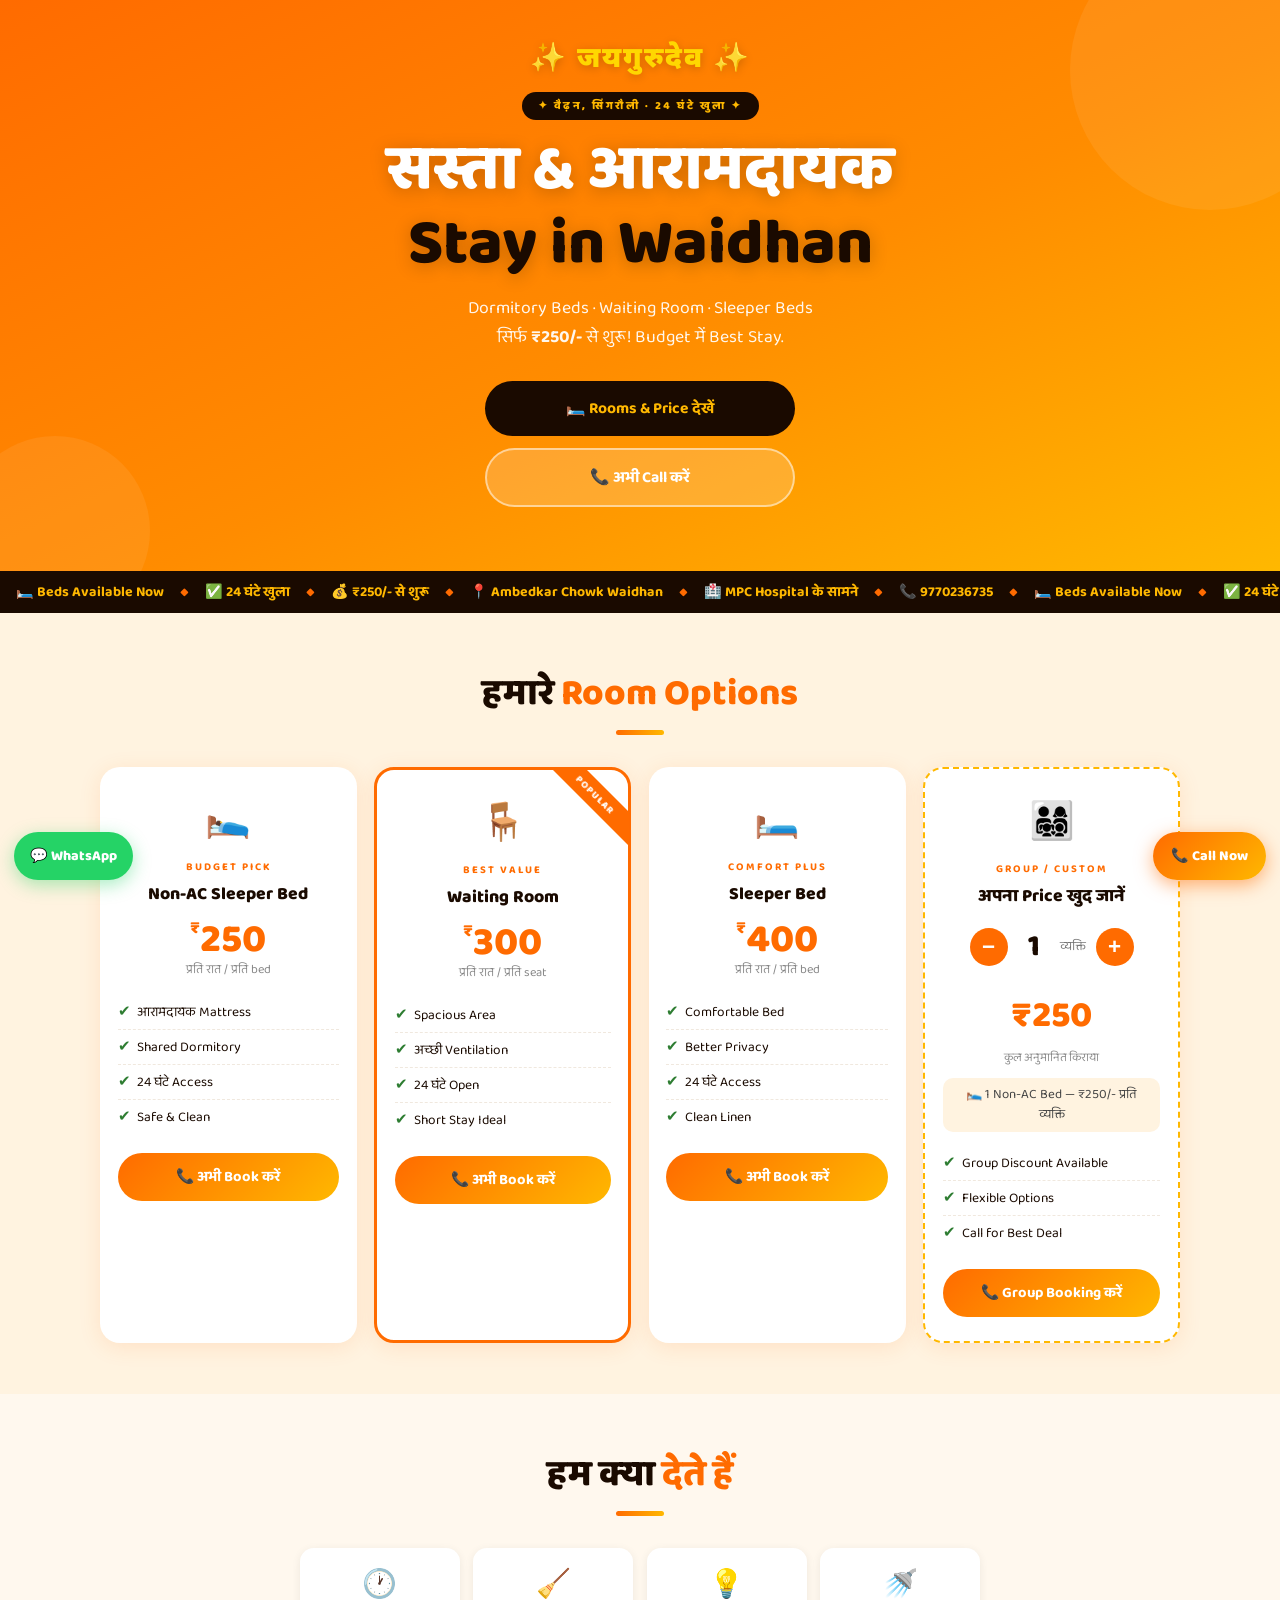
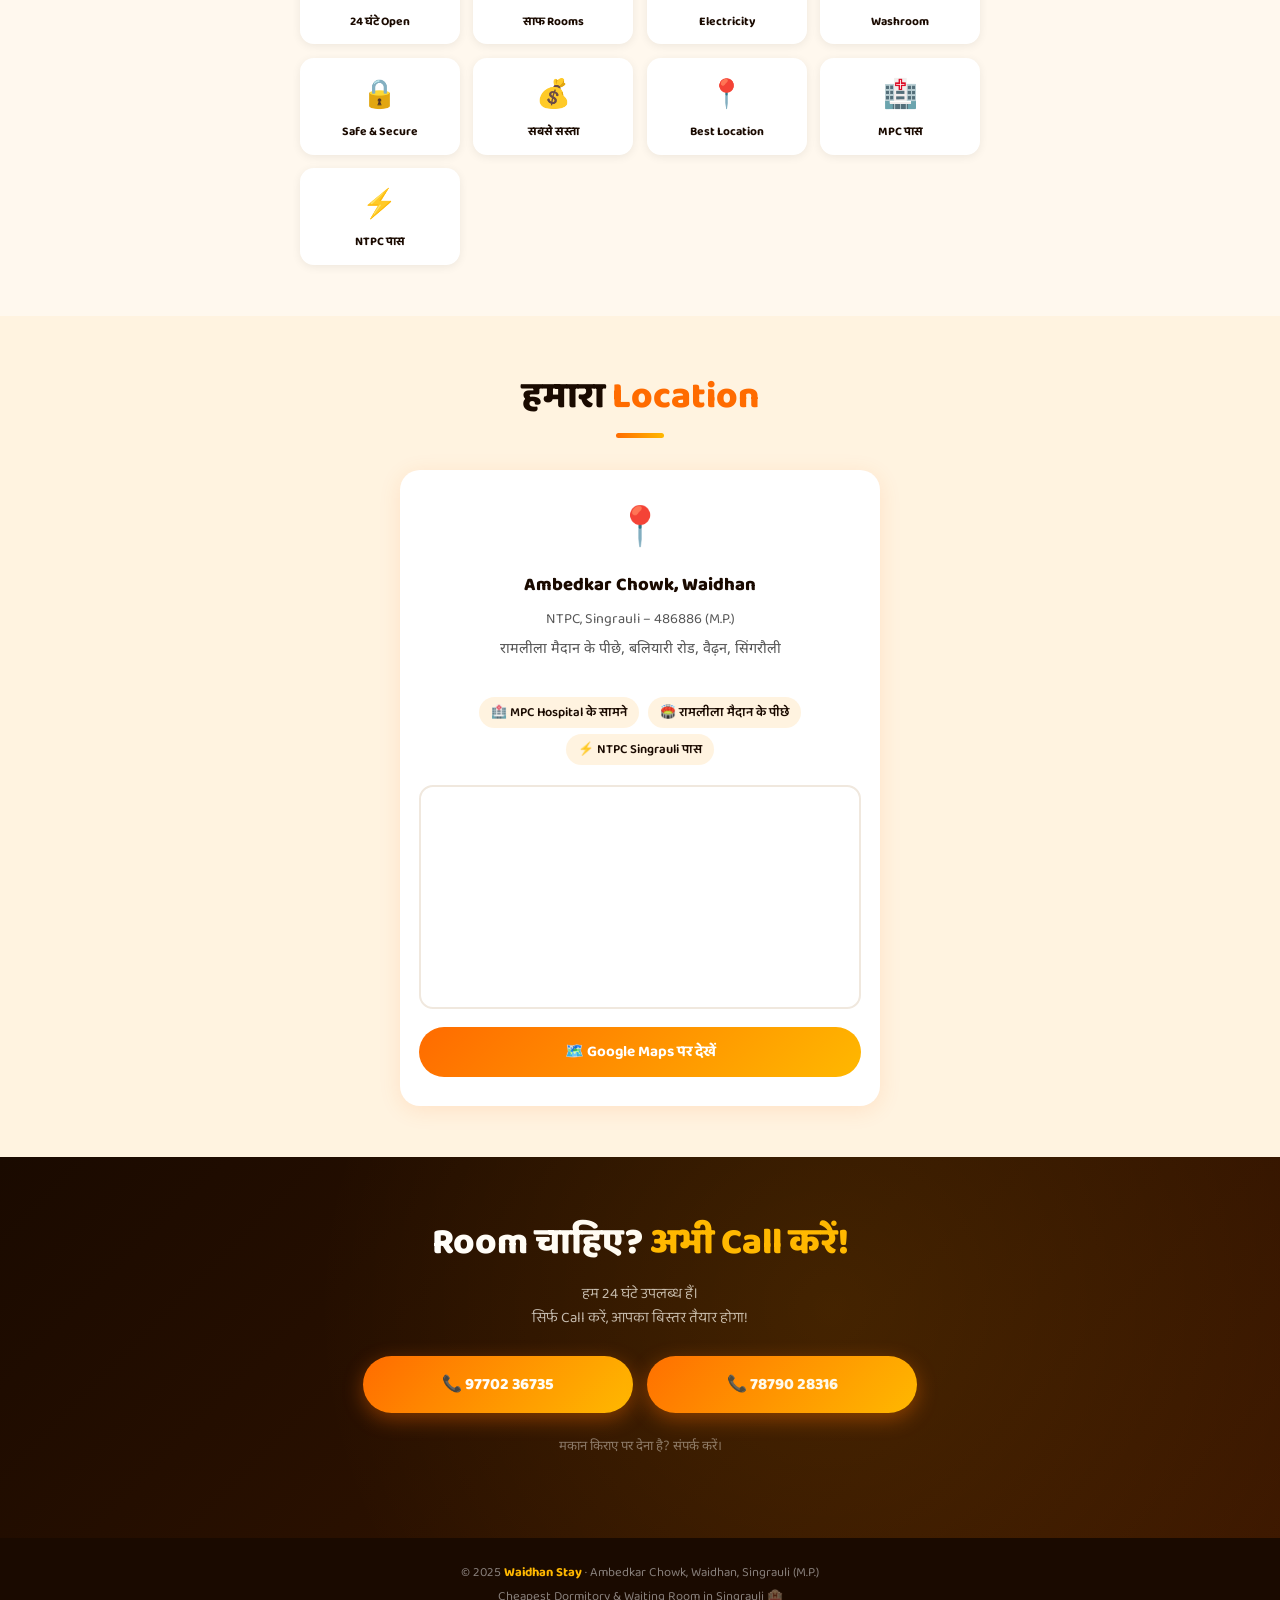
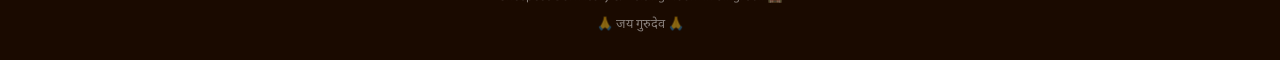
<file: index.html>
<!DOCTYPE html>
<html lang="hi">
<head>
<meta charset="UTF-8">
<meta name="viewport" content="width=device-width, initial-scale=1.0, maximum-scale=1.0">
<title>Waidhan Stay | Budget Dormitory &amp; Rooms | Singrauli</title>
<link href="https://fonts.googleapis.com/css2?family=Baloo+2:wght@400;600;800&family=Noto+Sans+Devanagari:wght@400;700;900&display=swap" rel="stylesheet">
<link rel="stylesheet" href="style.css">
</head>
<body>

<!-- FLOATING BUTTONS -->
<a class="float-call" href="tel:9770236735">📞 Call Now</a>
<a class="float-wa" href="https://wa.me/919770236735" target="_blank">💬 WhatsApp</a>

<!-- HERO -->
<header class="hero">
  <div class="blob b1"></div><div class="blob b2"></div>
  <div class="jaigurudev-text">✨ जयगुरुदेव ✨</div><br>
  <div class="badge">✦ वैढ़न, सिंगरौली · 24 घंटे खुला ✦</div>
  <h1>सस्ता &amp; आरामदायक<br><span>Stay in Waidhan</span></h1>
  <p class="hero-sub">
    Dormitory Beds · Waiting Room · Sleeper Beds<br>
    सिर्फ <strong>₹250/-</strong> से शुरू! Budget में Best Stay.
  </p>
  <div class="hero-btns">
    <a href="#pricing" class="btn btn-primary">🛏️ Rooms &amp; Price देखें</a>
    <a href="tel:9770236735" class="btn btn-secondary">📞 अभी Call करें</a>
  </div>
</header>

<!-- TICKER -->
<div class="ticker-wrap" aria-hidden="true">
  <div class="ticker-inner">
    <span>🛏️ Beds Available Now</span><span class="dot">◆</span>
    <span>✅ 24 घंटे खुला</span><span class="dot">◆</span>
    <span>💰 ₹250/- से शुरू</span><span class="dot">◆</span>
    <span>📍 Ambedkar Chowk Waidhan</span><span class="dot">◆</span>
    <span>🏥 MPC Hospital के सामने</span><span class="dot">◆</span>
    <span>📞 9770236735</span><span class="dot">◆</span>
    <span>🛏️ Beds Available Now</span><span class="dot">◆</span>
    <span>✅ 24 घंटे खुला</span><span class="dot">◆</span>
    <span>💰 ₹250/- से शुरू</span><span class="dot">◆</span>
    <span>📍 Ambedkar Chowk Waidhan</span><span class="dot">◆</span>
    <span>🏥 MPC Hospital के सामने</span><span class="dot">◆</span>
    <span>📞 9770236735</span><span class="dot">◆</span>
  </div>
</div>

<!-- PRICING -->
<section class="pricing" id="pricing">
  <h2 class="section-title">हमारे <span>Room Options</span></h2>
  <div class="underline"></div>
  <div class="cards-grid">

    <!-- CARD 1 -->
    <div class="card" data-delay="0">
      <div class="card-icon">🛌</div>
      <div class="card-type">Budget Pick</div>
      <h3>Non-AC Sleeper Bed</h3>
      <div class="price"><sup>₹</sup>250</div>
      <div class="price-label">प्रति रात / प्रति bed</div>
      <ul class="features">
        <li><span class="check">✔</span> आरामदायक Mattress</li>
        <li><span class="check">✔</span> Shared Dormitory</li>
        <li><span class="check">✔</span> 24 घंटे Access</li>
        <li><span class="check">✔</span> Safe &amp; Clean</li>
      </ul>
      <a href="tel:9770236735" class="card-btn">📞 अभी Book करें</a>
    </div>

    <!-- CARD 2 FEATURED -->
    <div class="card featured" data-delay="120">
      <div class="popular-tag">POPULAR</div>
      <div class="card-icon">🪑</div>
      <div class="card-type">Best Value</div>
      <h3>Waiting Room</h3>
      <div class="price"><sup>₹</sup>300</div>
      <div class="price-label">प्रति रात / प्रति seat</div>
      <ul class="features">
        <li><span class="check">✔</span> Spacious Area</li>
        <li><span class="check">✔</span> अच्छी Ventilation</li>
        <li><span class="check">✔</span> 24 घंटे Open</li>
        <li><span class="check">✔</span> Short Stay Ideal</li>
      </ul>
      <a href="tel:9770236735" class="card-btn">📞 अभी Book करें</a>
    </div>

    <!-- CARD 3 -->
    <div class="card" data-delay="240">
      <div class="card-icon">🛏️</div>
      <div class="card-type">Comfort Plus</div>
      <h3>Sleeper Bed</h3>
      <div class="price"><sup>₹</sup>400</div>
      <div class="price-label">प्रति रात / प्रति bed</div>
      <ul class="features">
        <li><span class="check">✔</span> Comfortable Bed</li>
        <li><span class="check">✔</span> Better Privacy</li>
        <li><span class="check">✔</span> 24 घंटे Access</li>
        <li><span class="check">✔</span> Clean Linen</li>
      </ul>
      <a href="tel:9770236735" class="card-btn">📞 अभी Book करें</a>
    </div>

    <!-- CARD 4 CUSTOM / GROUP -->
    <div class="card custom-card" data-delay="360">
      <div class="card-icon">👨‍👩‍👧‍👦</div>
      <div class="card-type">Group / Custom</div>
      <h3>अपना Price खुद जानें</h3>
      <div class="person-selector">
        <button class="ps-btn" onclick="changePerson(-1)" aria-label="कम करें">−</button>
        <span class="ps-count" id="personCount">1</span>
        <span class="ps-label">व्यक्ति</span>
        <button class="ps-btn" onclick="changePerson(1)" aria-label="बढ़ाएं">+</button>
      </div>
      <div class="custom-total" id="customPrice">₹250</div>
      <div class="custom-note">कुल अनुमानित किराया</div>
      <div class="room-suggest" id="roomSuggest">🛌 1 Non-AC Bed — सबसे सस्ता!</div>
      <ul class="features">
        <li><span class="check">✔</span> Group Discount Available</li>
        <li><span class="check">✔</span> Flexible Options</li>
        <li><span class="check">✔</span> Call for Best Deal</li>
      </ul>
      <a href="tel:9770236735" class="card-btn" id="groupCallBtn">📞 Group Booking करें</a>
    </div>

  </div>
</section>

<!-- AMENITIES -->
<section>
  <h2 class="section-title">हम क्या <span>देते हैं</span></h2>
  <div class="underline"></div>
  <div class="amenities-grid">
    <div class="amenity"><div class="icon">🕐</div><p>24 घंटे Open</p></div>
    <div class="amenity"><div class="icon">🧹</div><p>साफ Rooms</p></div>
    <div class="amenity"><div class="icon">💡</div><p>Electricity</p></div>
    <div class="amenity"><div class="icon">🚿</div><p>Washroom</p></div>
    <div class="amenity"><div class="icon">🔒</div><p>Safe &amp; Secure</p></div>
    <div class="amenity"><div class="icon">💰</div><p>सबसे सस्ता</p></div>
    <div class="amenity"><div class="icon">📍</div><p>Best Location</p></div>
    <div class="amenity"><div class="icon">🏥</div><p>MPC पास</p></div>
    <div class="amenity"><div class="icon">⚡</div><p>NTPC पास</p></div>
  </div>
</section>

<!-- LOCATION -->
<section class="location-section" id="location">
  <h2 class="section-title">हमारा <span>Location</span></h2>
  <div class="underline"></div>
  <div class="location-box">
    <div class="map-icon">📍</div>
    <h3>Ambedkar Chowk, Waidhan</h3>
    <p>NTPC, Singrauli – 486886 (M.P.)</p>
    <p class="hindi">रामलीला मैदान के पीछे, बलियारी रोड, वैढ़न, सिंगरौली</p>
    <br>
    <div>
      <span class="landmark">🏥 MPC Hospital के सामने</span>
      <span class="landmark">🏟️ रामलीला मैदान के पीछे</span>
      <span class="landmark">⚡ NTPC Singrauli पास</span>
    </div>
    <div class="map-embed">
      <iframe
        src="https://maps.google.com/maps?q=Waidhan+Singrauli+Madhya+Pradesh&output=embed&z=15"
        allowfullscreen=""
        loading="lazy"
        referrerpolicy="no-referrer-when-downgrade"
        title="Waidhan Stay Location">
      </iframe>
    </div>
    <a class="map-open-btn" href="https://maps.app.goo.gl/kdCnSkUQEZt3xfpVA" target="_blank" rel="noopener">
      🗺️ Google Maps पर देखें
    </a>
  </div>
</section>

<!-- CALL CTA -->
<section class="cta-section" id="contact">
  <h2>Room चाहिए? <span>अभी Call करें!</span></h2>
  <p>हम 24 घंटे उपलब्ध हैं।<br>सिर्फ Call करें, आपका बिस्तर तैयार होगा!</p>
  <div class="phone-btns">
    <a href="tel:9770236735" class="phone-btn">📞 97702 36735</a>
    <a href="tel:7879028316" class="phone-btn">📞 78790 28316</a>
  </div>
  <p style="color:rgba(255,255,255,.42);margin-top:1.4rem;font-size:.82rem;font-family:'Noto Sans Devanagari',sans-serif;">
    मकान किराए पर देना है? संपर्क करें।
  </p>
</section>

<!-- FOOTER -->
<footer>
  <p>© 2025 <strong>Waidhan Stay</strong> · Ambedkar Chowk, Waidhan, Singrauli (M.P.)</p>
  <p>Cheapest Dormitory &amp; Waiting Room in Singrauli 🏨</p>
  <p style="font-family:'Noto Sans Devanagari',sans-serif;margin-top:4px;">🙏 जय गुरुदेव 🙏</p>
</footer>

<script src="script.js"></script>
</body>
</html>
</file>
<file: style.css>
:root {
  --saffron:#FF6B00; --gold:#FFB800; --deep:#1A0A00;
  --cream:#FFF8EE; --green:#2E7D32; --light-orange:#FFF3E0;
}
*,*::before,*::after{margin:0;padding:0;box-sizing:border-box;}
html{scroll-behavior:smooth;}
body{
  font-family:'Baloo 2',cursive;
  background:var(--cream);color:var(--deep);
  overflow-x:hidden;-webkit-tap-highlight-color:transparent;
}

/* JAI GURUDEV */
.shine{display:inline-block;animation:shine 2.5s ease-in-out infinite;}
@keyframes shine{
  0%,100%{text-shadow:0 0 8px #FFD700,0 0 18px rgba(255,215,0,.5);}
  50%     {text-shadow:0 0 18px #FFD700,0 0 45px rgba(255,215,0,.9),0 0 70px rgba(255,100,0,.5);}
}

/* HERO */
.hero{
  background:linear-gradient(155deg,#FF6B00 0%,#FF8C00 55%,#FFB800 100%);
  padding:2.5rem 1.2rem 4rem;text-align:center;
  position:relative;overflow:hidden;
}
.jaigurudev-text {
  font-family: 'Noto Sans Devanagari', sans-serif;
  font-size: clamp(1.2rem, 5vw, 1.8rem);
  font-weight: 900;
  color: #FFD700;
  letter-spacing: 2px;
  margin-bottom: 0.8rem;
  animation: fadeDown 0.7s ease both, shine 2.5s ease-in-out infinite;
  text-shadow: 0 2px 10px rgba(0,0,0,0.2);
  display: inline-flex;
  align-items: center;
  gap: 8px;
}
.blob{position:absolute;border-radius:50%;background:rgba(255,255,255,.07);animation:pulse 5s ease-in-out infinite;}
.blob.b1{width:280px;height:280px;top:-70px;right:-70px;}
.blob.b2{width:190px;height:190px;bottom:-55px;left:-40px;animation-delay:2.5s;}
@keyframes pulse{0%,100%{transform:scale(1);}50%{transform:scale(1.12);}}

.badge{
  display:inline-block;background:var(--deep);color:var(--gold);
  font-size:.7rem;font-weight:800;letter-spacing:2.5px;text-transform:uppercase;
  padding:5px 16px;border-radius:50px;margin-bottom:.9rem;
  animation:fadeDown .7s ease both;
}
.hero h1{
  font-size:clamp(1.9rem,7.5vw,4rem);font-weight:800;color:#fff;line-height:1.15;
  animation:fadeDown .7s .15s ease both;text-shadow:0 3px 18px rgba(0,0,0,.22);
}
.hero h1 span{color:var(--deep);}
.hero-sub{
  font-size:clamp(.92rem,3vw,1.1rem);color:rgba(255,255,255,.93);
  margin:.8rem 0 1.8rem;line-height:1.65;animation:fadeDown .7s .3s ease both;
}
.hero-btns{display:flex;flex-direction:column;gap:.75rem;align-items:center;animation:fadeDown .7s .45s ease both;}
.btn{
  padding:15px 28px;border-radius:50px;
  font-family:'Baloo 2',cursive;font-size:.98rem;font-weight:700;
  cursor:pointer;border:none;text-decoration:none;
  transition:transform .2s,box-shadow .2s;
  display:inline-flex;align-items:center;gap:8px;
  width:100%;max-width:310px;justify-content:center;
}
.btn:active{transform:scale(.97);}
.btn-primary{background:var(--deep);color:var(--gold);}
.btn-secondary{background:rgba(255,255,255,.18);color:#fff;border:2px solid rgba(255,255,255,.5);}
@keyframes fadeDown{from{opacity:0;transform:translateY(-16px);}to{opacity:1;transform:translateY(0);}}

/* TICKER */
.ticker-wrap{background:var(--deep);overflow:hidden;padding:10px 0;}
.ticker-inner{display:flex;width:max-content;animation:ticker 22s linear infinite;}
.ticker-inner span{color:var(--gold);font-weight:700;font-size:.88rem;padding:0 1rem;white-space:nowrap;}
.ticker-inner .dot{color:var(--saffron);padding:0;}
@keyframes ticker{from{transform:translateX(0);}to{transform:translateX(-50%);}}

/* SECTION */
section{padding:3.2rem 1.2rem;}
.section-title{text-align:center;font-size:clamp(1.4rem,5vw,2.3rem);font-weight:800;margin-bottom:.4rem;color:var(--deep);}
.section-title span{color:var(--saffron);}
.underline{width:48px;height:5px;background:linear-gradient(90deg,var(--saffron),var(--gold));border-radius:10px;margin:0 auto 2rem;}

/* PRICING */
.pricing{background:var(--light-orange);}
.cards-grid{
  display:grid;grid-template-columns:1fr;gap:1.1rem;
  max-width:440px;margin:0 auto;
}
@media(min-width:600px){.cards-grid{grid-template-columns:1fr 1fr;max-width:760px;}}
@media(min-width:950px){.cards-grid{grid-template-columns:repeat(4,1fr);max-width:1080px;}}

.card{
  background:#fff;border-radius:20px;padding:1.5rem 1.1rem;
  box-shadow:0 4px 22px rgba(255,107,0,.12);text-align:center;
  position:relative;overflow:hidden;
  opacity:0;transform:translateY(26px);transition:box-shadow .3s;
}
.card.visible{animation:slideUp .55s ease forwards;}
@keyframes slideUp{to{opacity:1;transform:translateY(0);}}
.card:hover{box-shadow:0 14px 36px rgba(255,107,0,.22);}
.card.featured{border:3px solid var(--saffron);}
.popular-tag{
  position:absolute;top:13px;right:-30px;
  background:var(--saffron);color:#fff;font-size:.62rem;font-weight:800;
  padding:4px 38px;transform:rotate(45deg);letter-spacing:1px;
}
.card-icon{font-size:2.3rem;margin-bottom:.55rem;}
.card-type{font-size:.67rem;font-weight:700;letter-spacing:2px;text-transform:uppercase;color:var(--saffron);margin-bottom:.25rem;}
.card h3{font-size:1.1rem;font-weight:800;margin-bottom:.75rem;}
.price{font-size:2.5rem;font-weight:800;color:var(--saffron);line-height:1;}
.price sup{font-size:1.1rem;vertical-align:top;padding-top:.5rem;}
.price-label{font-size:.78rem;color:#888;margin-bottom:.9rem;}
.features{list-style:none;text-align:left;margin-bottom:1.2rem;}
.features li{padding:5px 0;font-size:.85rem;display:flex;align-items:center;gap:6px;border-bottom:1px dashed #f0e8de;}
.features li:last-child{border-bottom:none;}
.check{color:var(--green);font-size:.95rem;}
.card-btn{
  display:block;padding:12px;border-radius:50px;
  background:linear-gradient(135deg,var(--saffron),var(--gold));
  color:#fff;font-weight:700;text-decoration:none;
  font-family:'Baloo 2',cursive;font-size:.92rem;
  border:none;cursor:pointer;width:100%;
  transition:opacity .2s,transform .15s;
}
.card-btn:active{opacity:.85;transform:scale(.98);}

/* CUSTOM PRICE CARD */
.custom-card{border:2px dashed var(--gold);}
.person-selector{display:flex;align-items:center;justify-content:center;gap:10px;margin-bottom:.9rem;}
.ps-btn{
  width:38px;height:38px;border-radius:50%;border:none;
  background:var(--saffron);color:#fff;font-size:1.4rem;font-weight:700;
  cursor:pointer;display:flex;align-items:center;justify-content:center;
  transition:transform .15s;line-height:1;
}
.ps-btn:active{transform:scale(.9);}
.ps-count{font-size:1.9rem;font-weight:800;min-width:2rem;text-align:center;}
.ps-label{font-size:.8rem;color:#777;}
.custom-total{font-size:2.3rem;font-weight:800;color:var(--saffron);margin:.4rem 0 .2rem;}
.custom-note{font-size:.75rem;color:#888;margin-bottom:.7rem;}
.room-suggest{font-size:.82rem;color:#444;background:var(--light-orange);border-radius:10px;padding:7px 10px;margin-bottom:.9rem;line-height:1.5;}

/* AMENITIES */
.amenities-grid{display:grid;grid-template-columns:repeat(3,1fr);gap:.85rem;max-width:480px;margin:0 auto;}
@media(min-width:600px){.amenities-grid{grid-template-columns:repeat(4,1fr);max-width:680px;}}
.amenity{
  background:#fff;border-radius:14px;padding:.95rem .5rem;
  text-align:center;box-shadow:0 2px 10px rgba(0,0,0,.07);
  opacity:0;transform:translateY(16px);
}
.amenity.visible{animation:slideUp .45s ease forwards;}
.amenity .icon{font-size:1.75rem;margin-bottom:.35rem;}
.amenity p{font-size:.75rem;font-weight:700;line-height:1.3;}

/* LOCATION */
.location-section{background:var(--light-orange);}
.location-box{
  max-width:480px;margin:0 auto;background:#fff;
  border-radius:20px;padding:1.8rem 1.2rem;
  box-shadow:0 4px 22px rgba(255,107,0,.12);text-align:center;
}
.location-box .map-icon{font-size:2.4rem;margin-bottom:.7rem;}
.location-box h3{font-size:1.15rem;font-weight:800;margin-bottom:.4rem;}
.location-box p{color:#555;line-height:1.7;font-size:.9rem;margin-bottom:.4rem;}
.hindi{font-family:'Noto Sans Devanagari',sans-serif;font-size:.88rem;color:#666;}
.landmark{display:inline-flex;align-items:center;gap:5px;background:var(--light-orange);border-radius:50px;padding:5px 12px;margin:3px;font-size:.8rem;font-weight:600;}
.map-embed{width:100%;border-radius:14px;overflow:hidden;margin:1.1rem 0;border:2px solid #f0e8de;}
.map-embed iframe{width:100%;height:220px;border:none;display:block;}
.map-open-btn{
  display:block;width:100%;padding:13px;border-radius:50px;
  background:linear-gradient(135deg,var(--saffron),var(--gold));
  color:#fff;font-weight:700;text-decoration:none;
  font-family:'Baloo 2',cursive;font-size:.95rem;text-align:center;
}
.map-open-btn:active{opacity:.85;}

/* CTA */
.cta-section{
  background:linear-gradient(135deg,var(--deep),#3D1800);
  color:#fff;text-align:center;padding:3.5rem 1.2rem;position:relative;overflow:hidden;
}
.cta-section::before{
  content:'';position:absolute;inset:0;
  background:radial-gradient(circle at 65% 40%,rgba(255,184,0,.1),transparent 60%);
  pointer-events:none;
}
.cta-section h2{font-size:clamp(1.4rem,5vw,2.3rem);font-weight:800;margin-bottom:.7rem;}
.cta-section h2 span{color:var(--gold);}
.cta-section p{color:rgba(255,255,255,.72);font-size:.93rem;margin-bottom:1.6rem;line-height:1.6;}
.phone-btns{display:flex;flex-direction:column;gap:.9rem;align-items:center;}
@media(min-width:480px){.phone-btns{flex-direction:row;justify-content:center;}}
.phone-btn{
  display:inline-flex;align-items:center;gap:10px;
  background:linear-gradient(135deg,var(--saffron),var(--gold));
  color:#fff;padding:15px 26px;border-radius:50px;
  text-decoration:none;font-weight:800;font-size:1.02rem;
  width:100%;max-width:270px;justify-content:center;
  animation:ring 2.5s ease infinite;
  box-shadow:0 6px 20px rgba(255,107,0,.4);
}
.phone-btn:nth-child(2){animation-delay:.6s;}
.phone-btn:active{transform:scale(.97);}
@keyframes ring{
  0%,84%,100%{transform:rotate(0);}
  87%{transform:rotate(-9deg);}
  91%{transform:rotate(9deg);}
  95%{transform:rotate(-4deg);}
}

/* FOOTER */
footer{background:var(--deep);color:rgba(255,255,255,.48);text-align:center;padding:1.4rem 1rem;font-size:.8rem;line-height:1.9;}
footer strong{color:var(--gold);}

/* FLOATING BUTTONS */
.float-call{
  position:fixed;bottom:20px;right:14px;z-index:999;
  background:linear-gradient(135deg,var(--saffron),var(--gold));
  color:#fff;border-radius:50px;padding:13px 18px;
  font-weight:800;font-size:.88rem;text-decoration:none;
  box-shadow:0 5px 18px rgba(255,107,0,.5);
  display:flex;align-items:center;gap:7px;
  animation:ring 2.5s ease infinite;
}
.float-wa{
  position:fixed;bottom:20px;left:14px;z-index:999;
  background:#25D366;color:#fff;border-radius:50px;
  padding:13px 16px;font-weight:800;font-size:.88rem;
  text-decoration:none;box-shadow:0 5px 18px rgba(37,211,102,.4);
  display:flex;align-items:center;gap:7px;
  animation:pulse 2s ease-in-out infinite;
}
</file>
